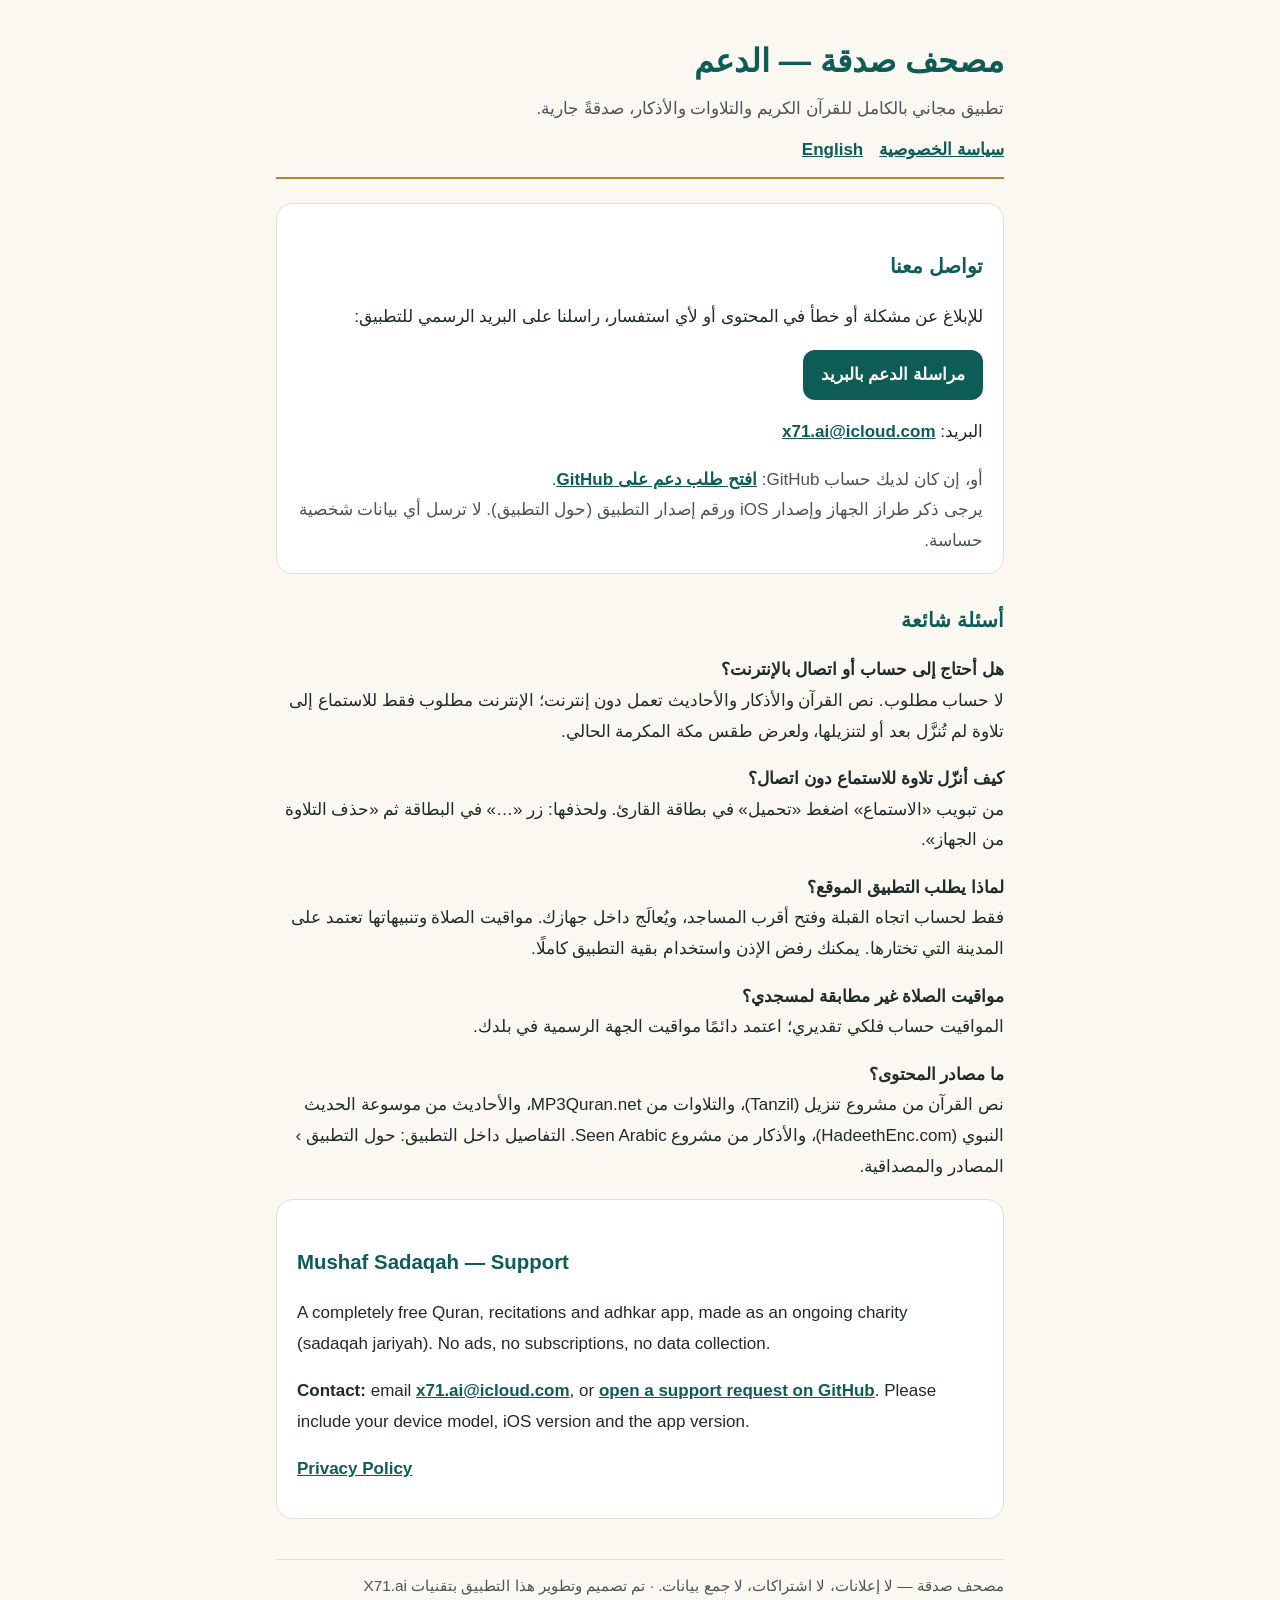
<file: index.html>
<!doctype html>
<html lang="ar" dir="rtl">
<head>
<meta charset="utf-8"><meta name="viewport" content="width=device-width,initial-scale=1">
<title>الدعم — مصحف صدقة</title>
<link rel="stylesheet" href="style.css">
</head>
<body><main>
<header>
<h1>مصحف صدقة — الدعم</h1>
<p class="sub">تطبيق مجاني بالكامل للقرآن الكريم والتلاوات والأذكار، صدقةً جارية.</p>
<nav><a href="privacy.html">سياسة الخصوصية</a><a href="#en">English</a></nav>
</header>

<section class="card" id="contact">
<h2>تواصل معنا</h2>
<p>للإبلاغ عن مشكلة أو خطأ في المحتوى أو لأي استفسار، راسلنا على البريد الرسمي للتطبيق:</p>
<p><a class="btn" href="mailto:x71.ai@icloud.com?subject=%D8%AF%D8%B9%D9%85%20%D8%AA%D8%B7%D8%A8%D9%8A%D9%82%20%D9%85%D8%B5%D8%AD%D9%81%20%D8%B5%D8%AF%D9%82%D8%A9">مراسلة الدعم بالبريد</a></p>
<p>البريد: <a href="mailto:x71.ai@icloud.com?subject=%D8%AF%D8%B9%D9%85%20%D8%AA%D8%B7%D8%A8%D9%8A%D9%82%20%D9%85%D8%B5%D8%AD%D9%81%20%D8%B5%D8%AF%D9%82%D8%A9" dir="ltr">x71.ai@icloud.com</a></p>
<p class="sub">أو، إن كان لديك حساب GitHub: <a href="https://github.com/Alkatheeri24/mushaf-sadaqah/issues/new">افتح طلب دعم على GitHub</a>.</p>
<p class="sub">يرجى ذكر طراز الجهاز وإصدار iOS ورقم إصدار التطبيق (حول التطبيق). لا ترسل أي بيانات شخصية حساسة.</p>
</section>

<h2>أسئلة شائعة</h2>
<p><strong>هل أحتاج إلى حساب أو اتصال بالإنترنت؟</strong><br>لا حساب مطلوب. نص القرآن والأذكار والأحاديث تعمل دون إنترنت؛ الإنترنت مطلوب فقط للاستماع إلى تلاوة لم تُنزَّل بعد أو لتنزيلها، ولعرض طقس مكة المكرمة الحالي.</p>
<p><strong>كيف أنزّل تلاوة للاستماع دون اتصال؟</strong><br>من تبويب «الاستماع» اضغط «تحميل» في بطاقة القارئ. ولحذفها: زر «…» في البطاقة ثم «حذف التلاوة من الجهاز».</p>
<p><strong>لماذا يطلب التطبيق الموقع؟</strong><br>فقط لحساب اتجاه القبلة وفتح أقرب المساجد، ويُعالَج داخل جهازك. مواقيت الصلاة وتنبيهاتها تعتمد على المدينة التي تختارها. يمكنك رفض الإذن واستخدام بقية التطبيق كاملًا.</p>
<p><strong>مواقيت الصلاة غير مطابقة لمسجدي؟</strong><br>المواقيت حساب فلكي تقديري؛ اعتمد دائمًا مواقيت الجهة الرسمية في بلدك.</p>
<p><strong>ما مصادر المحتوى؟</strong><br>نص القرآن من مشروع تنزيل (Tanzil)، والتلاوات من MP3Quran.net، والأحاديث من موسوعة الحديث النبوي (HadeethEnc.com)، والأذكار من مشروع Seen Arabic. التفاصيل داخل التطبيق: حول التطبيق › المصادر والمصداقية.</p>

<section class="card en" id="en" lang="en" dir="ltr">
<h2>Mushaf Sadaqah — Support</h2>
<p>A completely free Quran, recitations and adhkar app, made as an ongoing charity (sadaqah jariyah). No ads, no subscriptions, no data collection.</p>
<p><strong>Contact:</strong> email <a href="mailto:x71.ai@icloud.com?subject=Mushaf%20Sadaqah%20support">x71.ai@icloud.com</a>, or <a href="https://github.com/Alkatheeri24/mushaf-sadaqah/issues/new">open a support request on GitHub</a>. Please include your device model, iOS version and the app version.</p>
<p><a href="privacy.html">Privacy Policy</a></p>
</section>

<footer>مصحف صدقة — لا إعلانات، لا اشتراكات، لا جمع بيانات. · تم تصميم وتطوير هذا التطبيق بتقنيات X71.ai</footer>
</main></body></html>
</file>
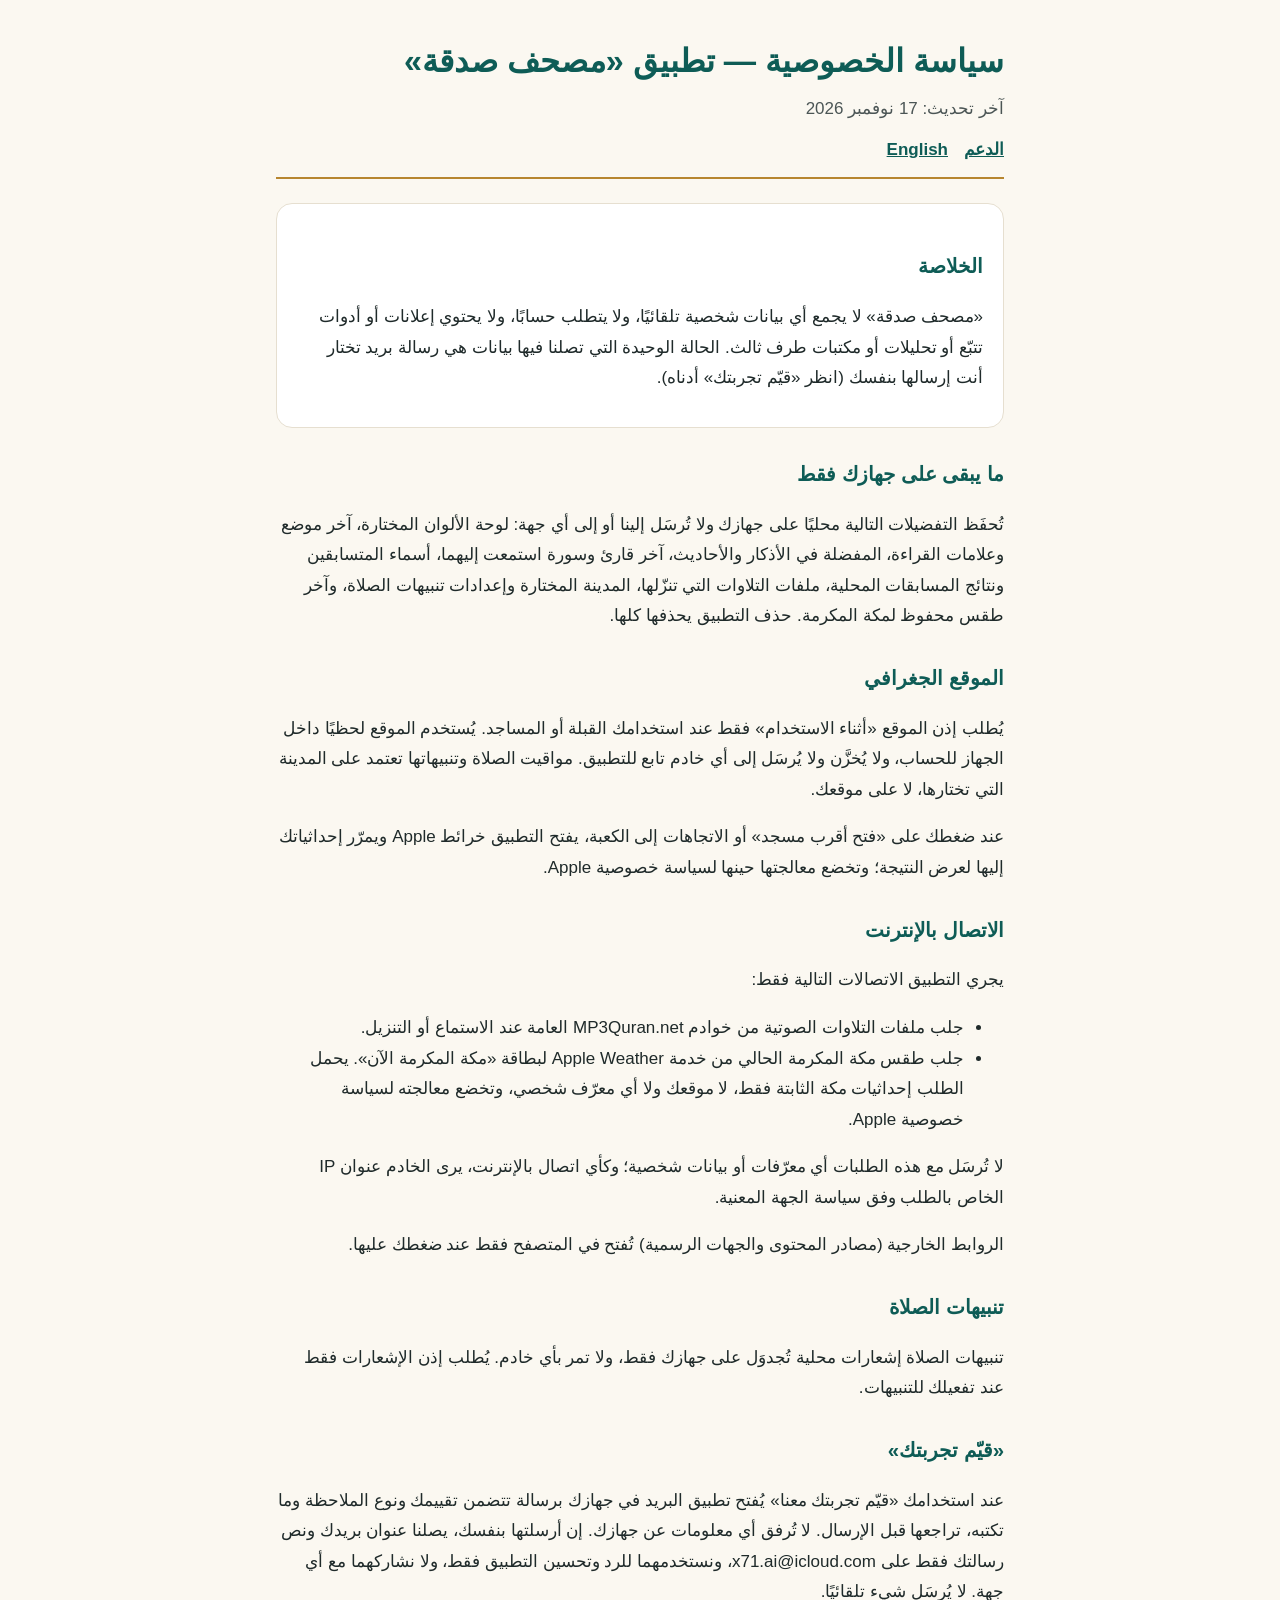
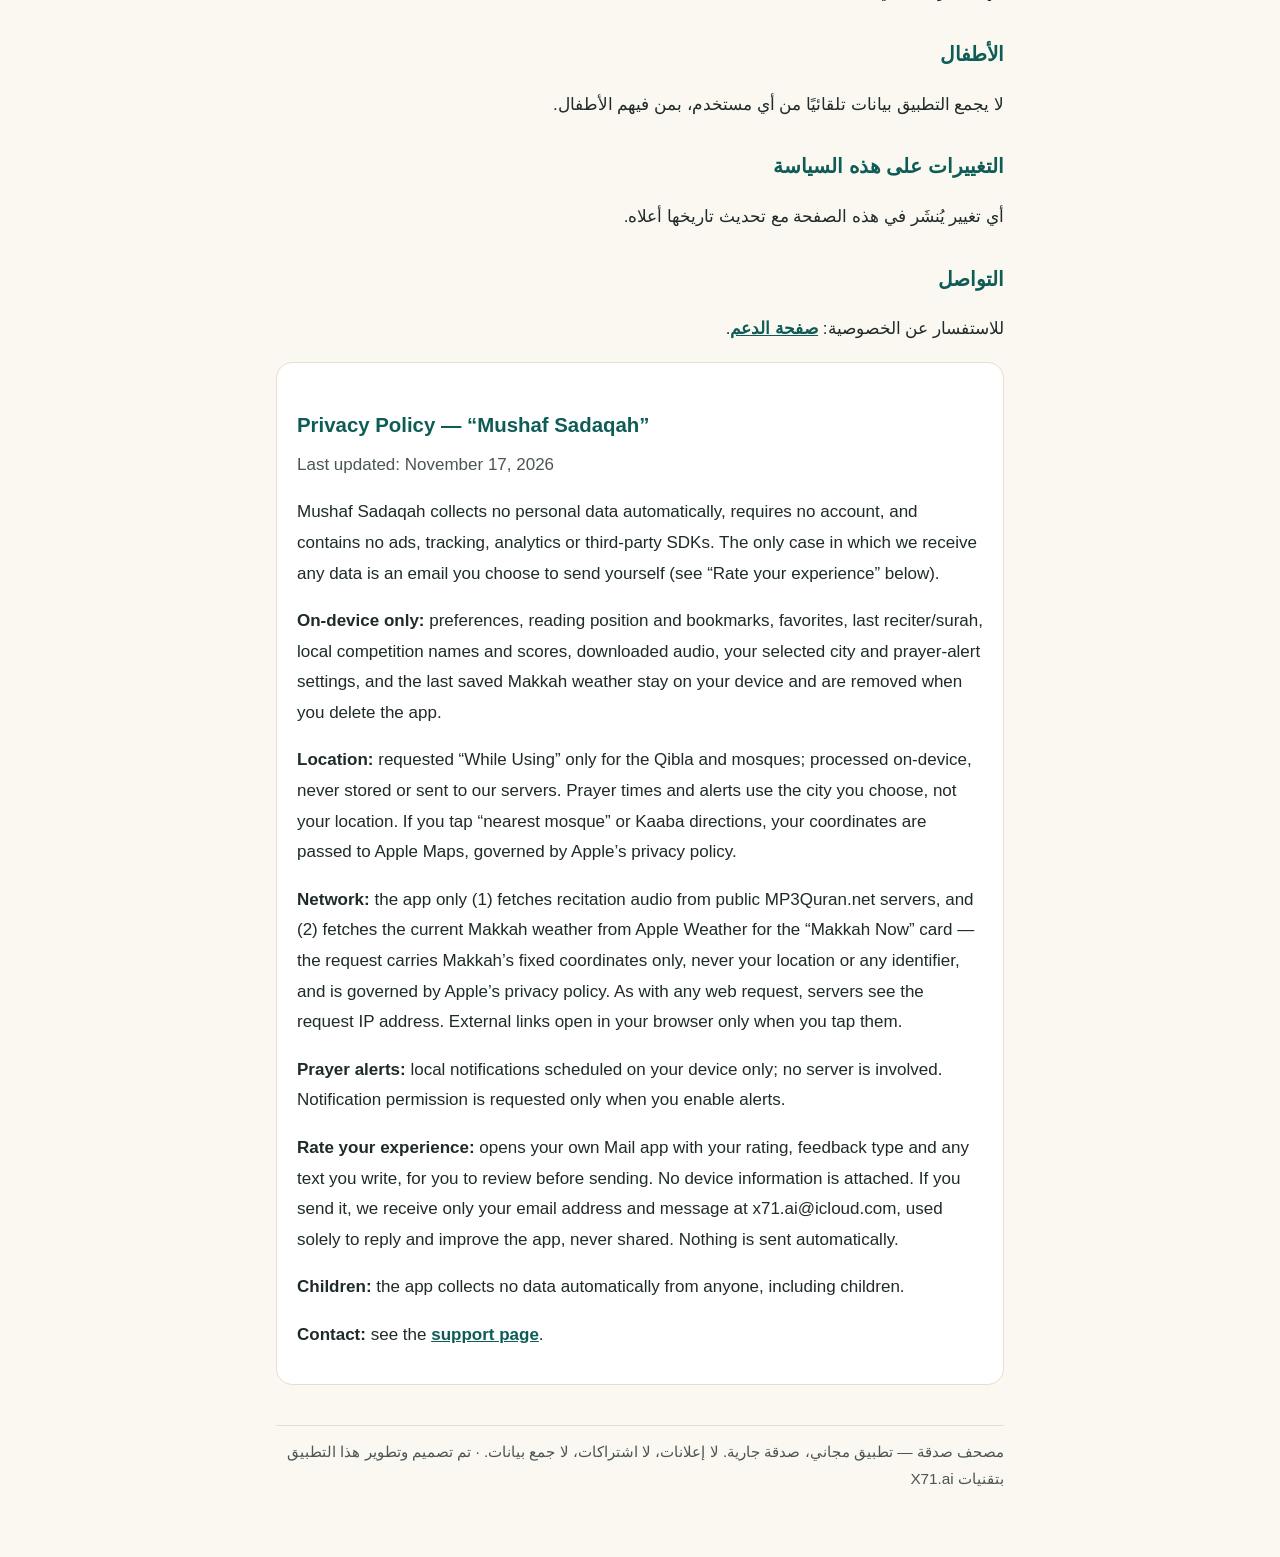
<file: privacy.html>
<!doctype html>
<html lang="ar" dir="rtl">
<head>
<meta charset="utf-8"><meta name="viewport" content="width=device-width,initial-scale=1">
<title>سياسة الخصوصية — مصحف صدقة</title>
<link rel="stylesheet" href="style.css">
</head>
<body><main>
<header>
<h1>سياسة الخصوصية — تطبيق «مصحف صدقة»</h1>
<p class="sub">آخر تحديث: 17 نوفمبر 2026</p>
<nav><a href="./">الدعم</a><a href="#en">English</a></nav>
</header>

<section class="card">
<h2>الخلاصة</h2>
<p>«مصحف صدقة» لا يجمع أي بيانات شخصية تلقائيًا، ولا يتطلب حسابًا، ولا يحتوي إعلانات أو أدوات تتبّع أو تحليلات أو مكتبات طرف ثالث. الحالة الوحيدة التي تصلنا فيها بيانات هي رسالة بريد تختار أنت إرسالها بنفسك (انظر «قيّم تجربتك» أدناه).</p>
</section>

<h2>ما يبقى على جهازك فقط</h2>
<p>تُحفَظ التفضيلات التالية محليًا على جهازك ولا تُرسَل إلينا أو إلى أي جهة: لوحة الألوان المختارة، آخر موضع وعلامات القراءة، المفضلة في الأذكار والأحاديث، آخر قارئ وسورة استمعت إليهما، أسماء المتسابقين ونتائج المسابقات المحلية، ملفات التلاوات التي تنزّلها، المدينة المختارة وإعدادات تنبيهات الصلاة، وآخر طقس محفوظ لمكة المكرمة. حذف التطبيق يحذفها كلها.</p>

<h2>الموقع الجغرافي</h2>
<p>يُطلب إذن الموقع «أثناء الاستخدام» فقط عند استخدامك القبلة أو المساجد. يُستخدم الموقع لحظيًا داخل الجهاز للحساب، ولا يُخزَّن ولا يُرسَل إلى أي خادم تابع للتطبيق. مواقيت الصلاة وتنبيهاتها تعتمد على المدينة التي تختارها، لا على موقعك.</p>
<p>عند ضغطك على «فتح أقرب مسجد» أو الاتجاهات إلى الكعبة، يفتح التطبيق خرائط Apple ويمرّر إحداثياتك إليها لعرض النتيجة؛ وتخضع معالجتها حينها لسياسة خصوصية Apple.</p>

<h2>الاتصال بالإنترنت</h2>
<p>يجري التطبيق الاتصالات التالية فقط:</p>
<ul>
<li>جلب ملفات التلاوات الصوتية من خوادم MP3Quran.net العامة عند الاستماع أو التنزيل.</li>
<li>جلب طقس مكة المكرمة الحالي من خدمة Apple Weather لبطاقة «مكة المكرمة الآن». يحمل الطلب إحداثيات مكة الثابتة فقط، لا موقعك ولا أي معرّف شخصي، وتخضع معالجته لسياسة خصوصية Apple.</li>
</ul>
<p>لا تُرسَل مع هذه الطلبات أي معرّفات أو بيانات شخصية؛ وكأي اتصال بالإنترنت، يرى الخادم عنوان IP الخاص بالطلب وفق سياسة الجهة المعنية.</p>
<p>الروابط الخارجية (مصادر المحتوى والجهات الرسمية) تُفتح في المتصفح فقط عند ضغطك عليها.</p>

<h2>تنبيهات الصلاة</h2>
<p>تنبيهات الصلاة إشعارات محلية تُجدوَل على جهازك فقط، ولا تمر بأي خادم. يُطلب إذن الإشعارات فقط عند تفعيلك للتنبيهات.</p>

<h2>«قيّم تجربتك»</h2>
<p>عند استخدامك «قيّم تجربتك معنا» يُفتح تطبيق البريد في جهازك برسالة تتضمن تقييمك ونوع الملاحظة وما تكتبه، تراجعها قبل الإرسال. لا تُرفق أي معلومات عن جهازك. إن أرسلتها بنفسك، يصلنا عنوان بريدك ونص رسالتك فقط على x71.ai@icloud.com، ونستخدمهما للرد وتحسين التطبيق فقط، ولا نشاركهما مع أي جهة. لا يُرسَل شيء تلقائيًا.</p>

<h2>الأطفال</h2>
<p>لا يجمع التطبيق بيانات تلقائيًا من أي مستخدم، بمن فيهم الأطفال.</p>

<h2>التغييرات على هذه السياسة</h2>
<p>أي تغيير يُنشَر في هذه الصفحة مع تحديث تاريخها أعلاه.</p>

<h2>التواصل</h2>
<p>للاستفسار عن الخصوصية: <a href="./#contact">صفحة الدعم</a>.</p>

<section class="card en" id="en" lang="en" dir="ltr">
<h2>Privacy Policy — “Mushaf Sadaqah”</h2>
<p class="sub">Last updated: November 17, 2026</p>
<p>Mushaf Sadaqah collects no personal data automatically, requires no account, and contains no ads, tracking, analytics or third-party SDKs. The only case in which we receive any data is an email you choose to send yourself (see “Rate your experience” below).</p>
<p><strong>On-device only:</strong> preferences, reading position and bookmarks, favorites, last reciter/surah, local competition names and scores, downloaded audio, your selected city and prayer-alert settings, and the last saved Makkah weather stay on your device and are removed when you delete the app.</p>
<p><strong>Location:</strong> requested “While Using” only for the Qibla and mosques; processed on-device, never stored or sent to our servers. Prayer times and alerts use the city you choose, not your location. If you tap “nearest mosque” or Kaaba directions, your coordinates are passed to Apple Maps, governed by Apple’s privacy policy.</p>
<p><strong>Network:</strong> the app only (1) fetches recitation audio from public MP3Quran.net servers, and (2) fetches the current Makkah weather from Apple Weather for the “Makkah Now” card — the request carries Makkah’s fixed coordinates only, never your location or any identifier, and is governed by Apple’s privacy policy. As with any web request, servers see the request IP address. External links open in your browser only when you tap them.</p>
<p><strong>Prayer alerts:</strong> local notifications scheduled on your device only; no server is involved. Notification permission is requested only when you enable alerts.</p>
<p><strong>Rate your experience:</strong> opens your own Mail app with your rating, feedback type and any text you write, for you to review before sending. No device information is attached. If you send it, we receive only your email address and message at x71.ai@icloud.com, used solely to reply and improve the app, never shared. Nothing is sent automatically.</p>
<p><strong>Children:</strong> the app collects no data automatically from anyone, including children.</p>
<p><strong>Contact:</strong> see the <a href="./#contact">support page</a>.</p>
</section>

<footer>مصحف صدقة — تطبيق مجاني، صدقة جارية. لا إعلانات، لا اشتراكات، لا جمع بيانات. · تم تصميم وتطوير هذا التطبيق بتقنيات X71.ai</footer>
</main></body></html>
</file>
<file: style.css>
:root{--bg:#FBF8F1;--card:#FFFFFF;--ink:#1F2A2A;--muted:#4B5555;--brand:#0E5C56;--gold:#B7862F;--line:#E6DFD0}
@media (prefers-color-scheme:dark){:root{--bg:#0F1414;--card:#182020;--ink:#ECEFEF;--muted:#BCC6C6;--brand:#6FD6C8;--gold:#E4BE6A;--line:#2A3535}}
*{box-sizing:border-box}
body{margin:0;background:var(--bg);color:var(--ink);font:17px/1.8 -apple-system,"SF Arabic","Geeza Pro","Segoe UI",Tahoma,sans-serif}
main{max-width:760px;margin:0 auto;padding:32px 16px 64px}
header{border-bottom:2px solid var(--gold);padding-bottom:12px;margin-bottom:24px}
h1{color:var(--brand);margin:0 0 4px;font-size:1.9em}
h2{color:var(--brand);font-size:1.2em;margin:28px 0 6px}
.sub{color:var(--muted);margin:0}
section.card{background:var(--card);border:1px solid var(--line);border-radius:16px;padding:16px 20px;margin:16px 0}
a{color:var(--brand);font-weight:600}
.btn{display:inline-block;background:var(--brand);color:var(--bg);padding:10px 18px;border-radius:12px;text-decoration:none}
nav{margin-top:10px;display:flex;gap:16px;flex-wrap:wrap}
.en{direction:ltr;text-align:left}
footer{color:var(--muted);font-size:.9em;margin-top:40px;border-top:1px solid var(--line);padding-top:12px}
</file>
